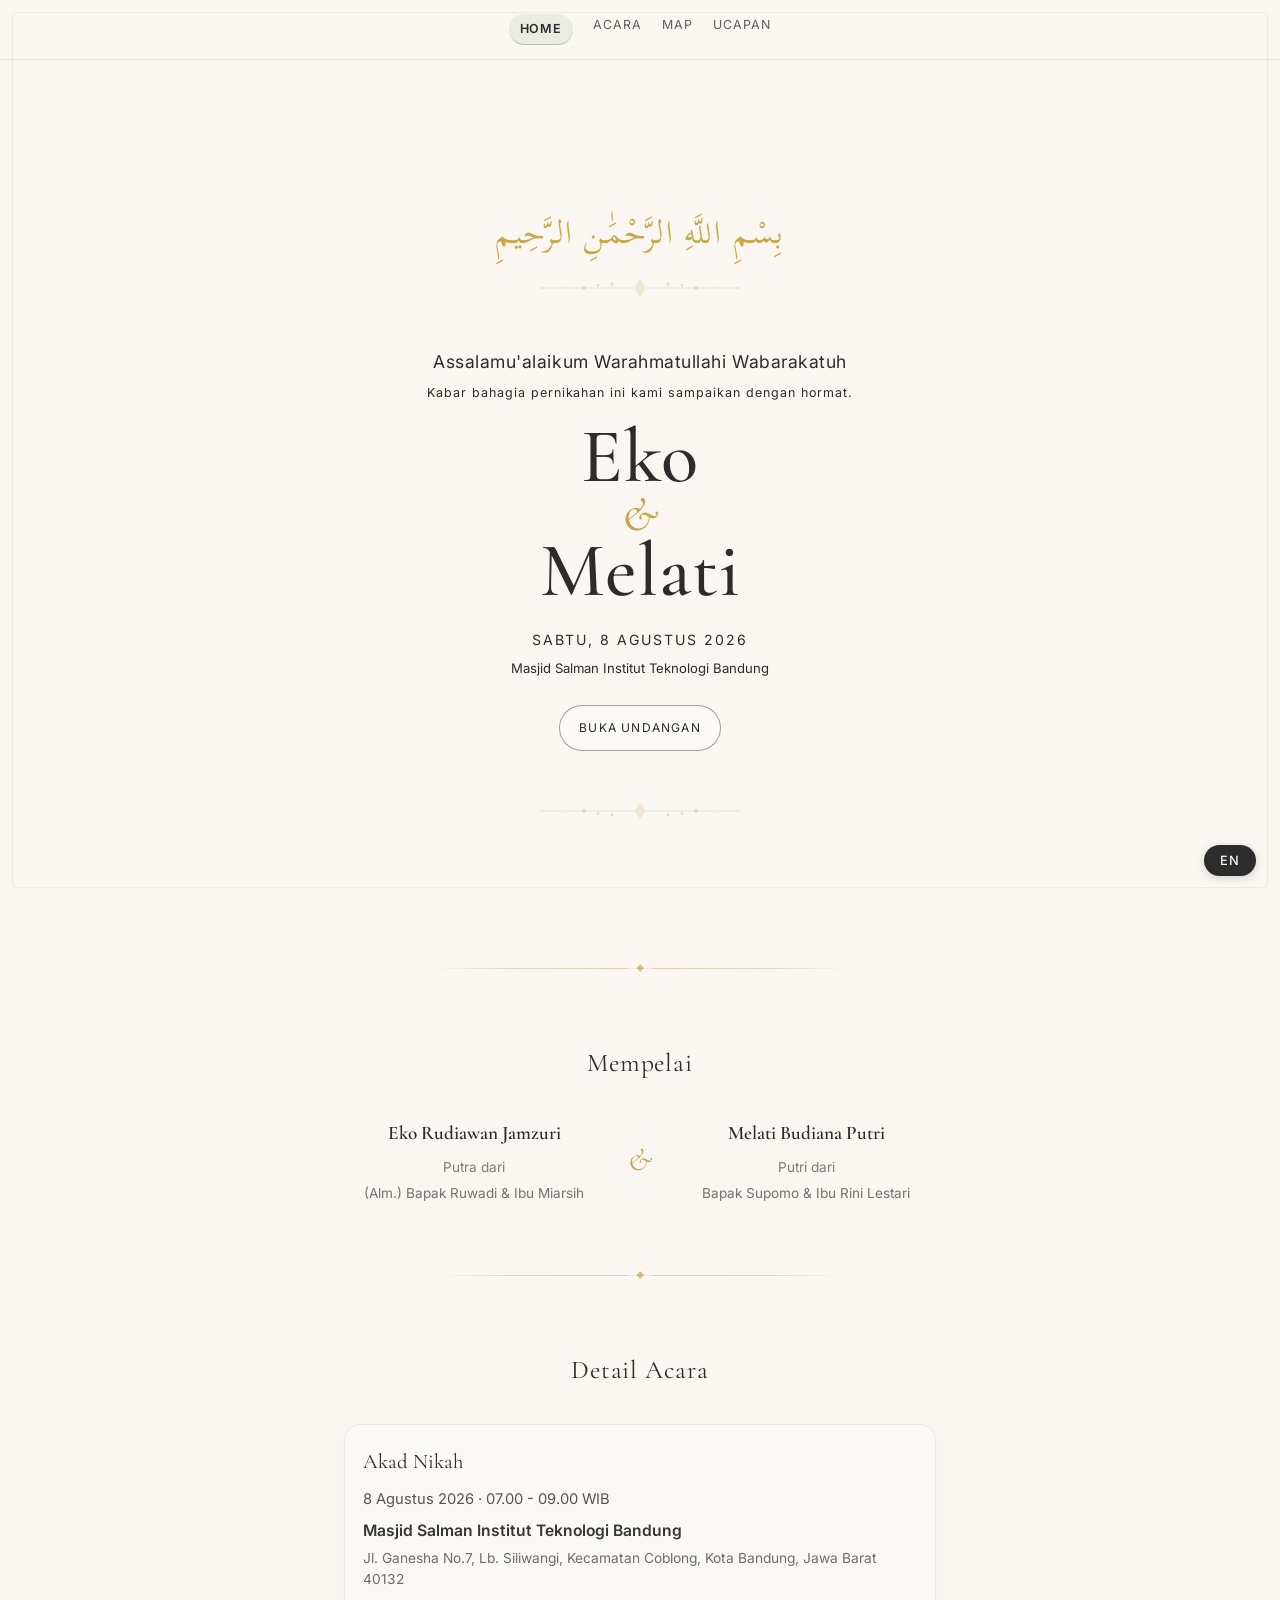
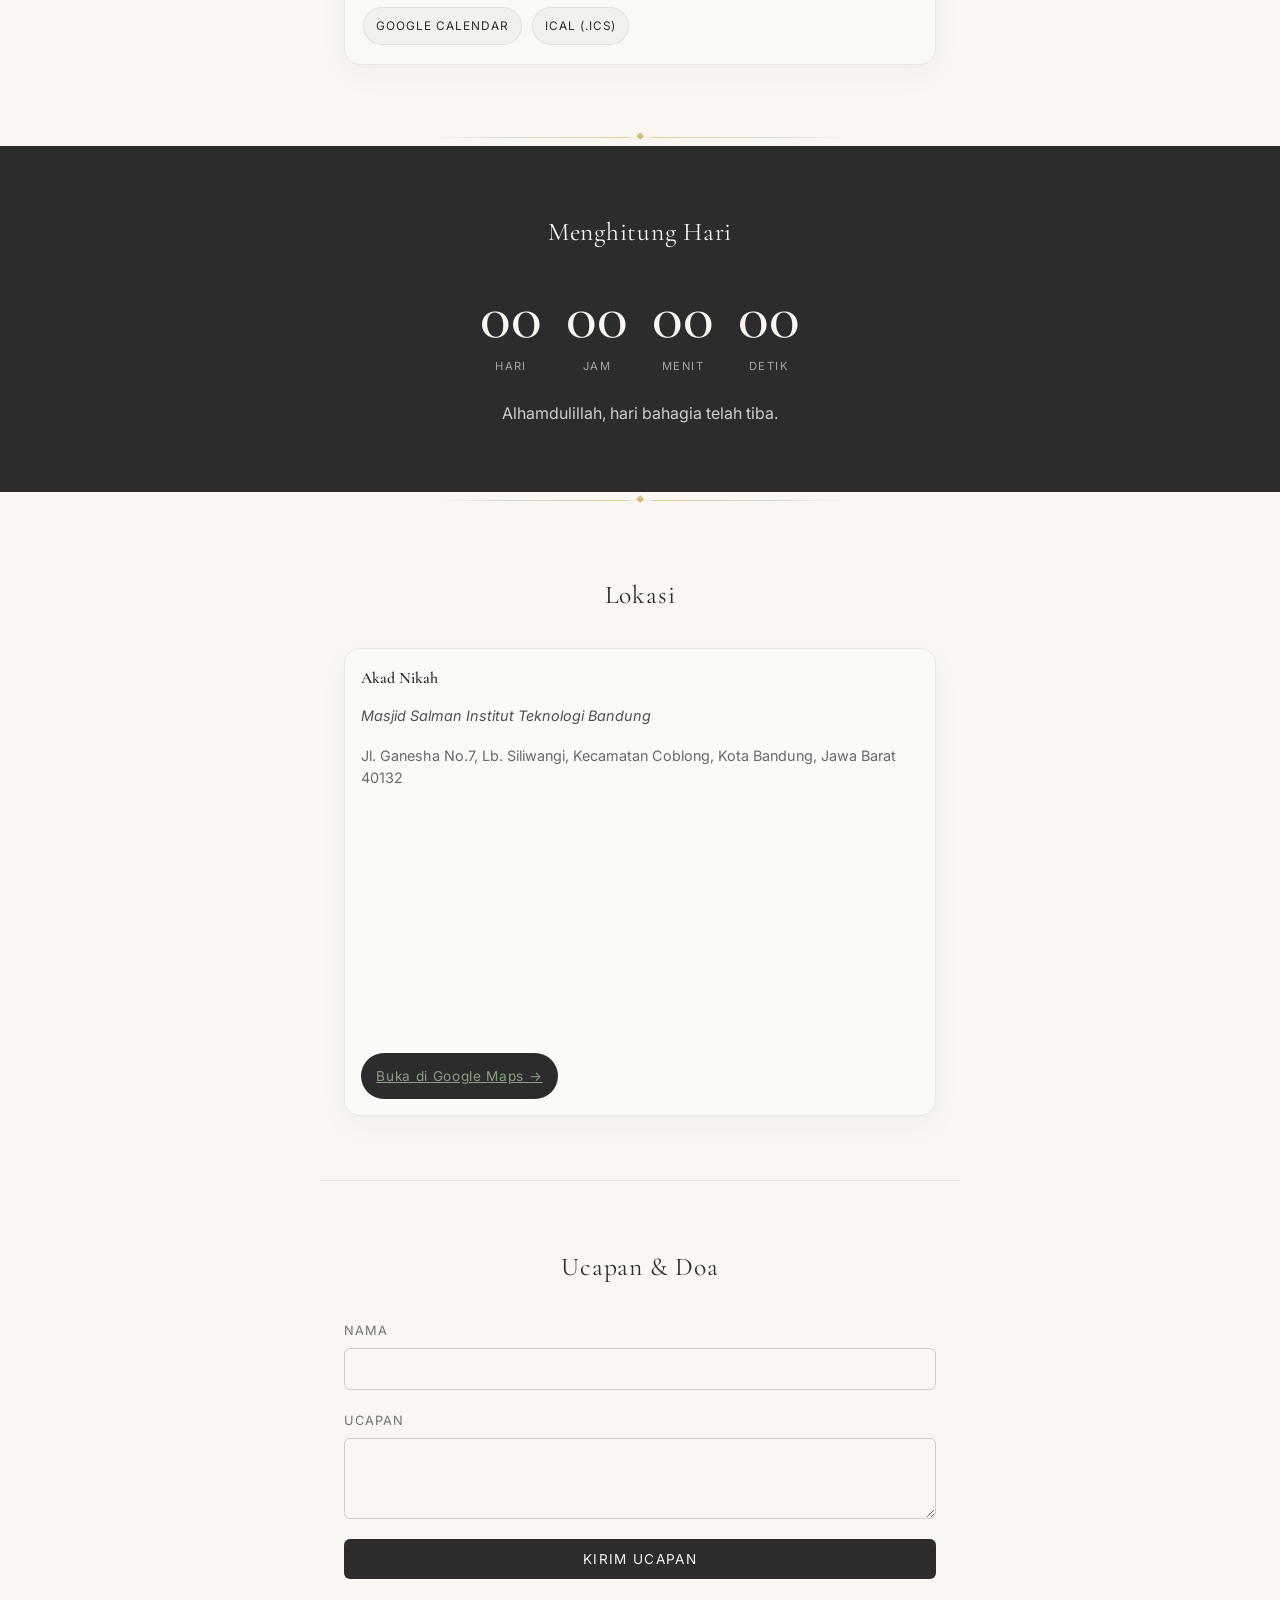
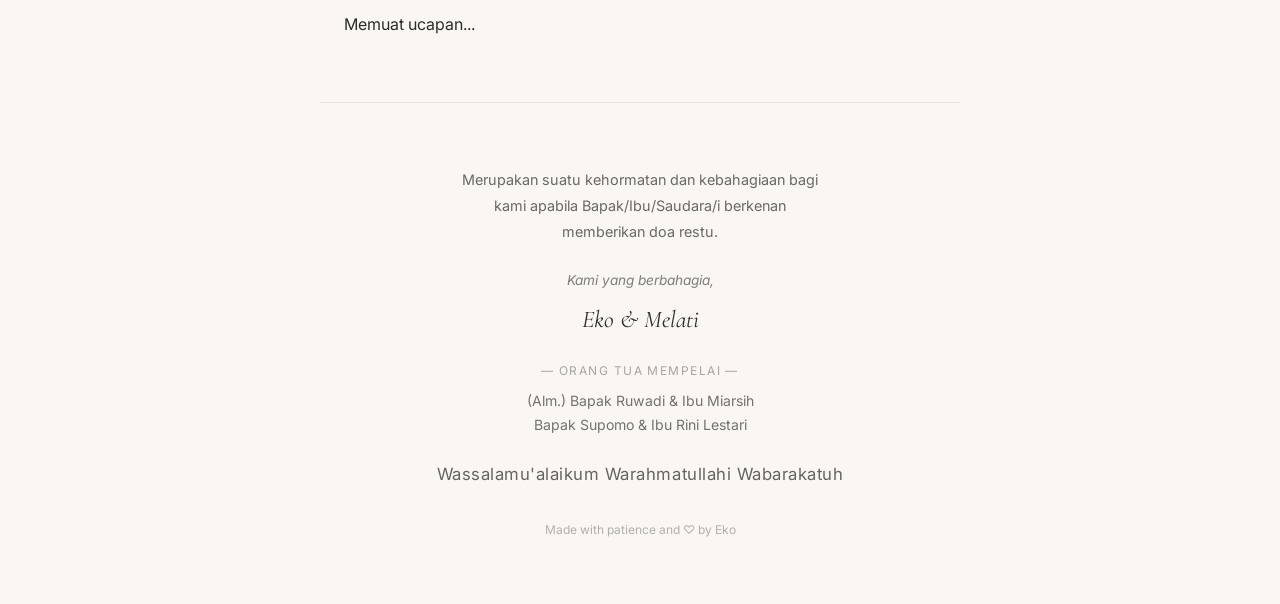
<file: index.html>
<!DOCTYPE html>
<html lang="id">
<head>
  <meta charset="UTF-8" />
  <meta name="viewport" content="width=device-width, initial-scale=1.0" />
  <meta name="description" content="Pernikahan Eko Rudiawan Jamzuri & Melati Budiana Putri — Akad Nikah, 8 Agustus 2026, Masjid Salman Institut Teknologi Bandung." />
  <title>Eko & Melati — The Wedding</title>

  <!-- Open Graph / Social -->
  <meta property="og:title" content="Eko & Melati — The Wedding" />
  <meta property="og:description" content="Pernikahan Eko Rudiawan Jamzuri & Melati Budiana Putri — Akad Nikah, 8 Agustus 2026, Masjid Salman Institut Teknologi Bandung." />
  <meta property="og:type" content="website" />
  <meta property="og:image" content="https://eko-and-melati.github.io/wedding-invitation/assets/og-image.jpg" />
  <meta property="og:image:width" content="1200" />
  <meta property="og:image:height" content="630" />
  <meta property="og:url" content="https://eko-and-melati.github.io/wedding-invitation/" />
  <meta name="twitter:card" content="summary_large_image" />
  <meta name="twitter:title" content="Eko & Melati — The Wedding" />
  <meta name="twitter:description" content="Pernikahan Eko Rudiawan Jamzuri & Melati Budiana Putri — 8 Agustus 2026, Masjid Salman ITB." />
  <meta name="twitter:image" content="https://eko-and-melati.github.io/wedding-invitation/assets/og-image.jpg" />

  <!-- Google Fonts -->
  <link rel="preconnect" href="https://fonts.googleapis.com" />
  <link rel="preconnect" href="https://fonts.gstatic.com" crossorigin />
  <link href="https://fonts.googleapis.com/css2?family=Cormorant+Garamond:wght@400;600&family=Inter:wght@300;400&family=Scheherazade+New:wght@400;700&display=swap" rel="stylesheet" />

  <link rel="stylesheet" href="style.css" />
</head>
<body>

  <!-- OPENING COVER (Invite mode only) -->
  <div id="opening-cover" class="opening-cover hidden">
    <div class="opening-inner">
      <div class="bismillah" style="font-size:clamp(1.2rem,4vw,1.8rem);margin-bottom:0.75rem">
        بِسْمِ اللَّهِ الرَّحْمَٰنِ الرَّحِيمِ
      </div>
      <div class="opening-assalamu" style="font-size:clamp(0.9rem,3vw,1.2rem);margin-bottom:1rem;opacity:0.72;line-height:1.6;font-family:var(--font-body,'Inter',sans-serif);letter-spacing:0.03em">
        Assalamu'alaikum Warahmatullahi Wabarakatuh
      </div>
      <p id="opening-to" class="opening-to hidden"></p>
      <p class="opening-invitation-text" data-i18n="cover.invitationText"></p>
      <p id="opening-couple" class="opening-couple">Eko & Melati</p>
      <p id="opening-date" class="opening-date"></p>
      <p id="opening-venue" class="opening-venue"></p>
      <button id="opening-btn" class="hero-cta" style="margin-top:2rem" data-i18n="hero.cta">Buka Undangan</button>
    </div>
  </div>

  <!-- TOP NAV -->
  <nav class="top-nav" aria-label="Section navigation">
    <a href="#hero" data-i18n="nav.home">Home</a>
    <a href="#events" data-i18n="nav.events">Acara</a>
    <a href="#maps" data-i18n="nav.maps">Map</a>
    <a href="#rsvp" data-i18n="nav.rsvp" class="nav-invite-only">RSVP</a>
    <a href="#wishes" data-i18n="nav.wishes">Ucapan</a>
  </nav>

  <!-- LANGUAGE TOGGLE (sticky) -->
  <button id="lang-toggle" class="lang-toggle" aria-label="Switch language">
    <span id="lang-label">EN</span>
  </button>

  <!-- HERO SECTION -->
  <section id="hero" class="section section-hero">
    <div class="bismillah hero-fade" style="--order:0">
      بِسْمِ اللَّهِ الرَّحْمَٰنِ الرَّحِيمِ
    </div>
    <div class="ornament ornament-top hero-fade" style="--order:0">
      <img src="assets/ornament-top.svg" alt="" aria-hidden="true" />
    </div>
    <div class="hero-assalamu hero-fade" style="--order:0">
      Assalamu'alaikum Warahmatullahi Wabarakatuh
    </div>
    <p id="hero-to" class="hero-to hidden hero-fade" style="--order:0"></p>
    <p class="hero-label hero-fade" style="--order:1">
      <span data-i18n="hero.invitationText"></span>
    </p>
    <h1 class="hero-names hero-fade" style="--order:2">
      <span id="groom-name"></span>
      <span class="hero-ampersand">&amp;</span>
      <span id="bride-name"></span>
    </h1>
    <p id="hero-date" class="hero-date hero-fade" style="--order:3"></p>
    <p id="hero-city" class="hero-city hero-fade" style="--order:3"></p>
    <div class="hero-actions hero-fade" style="--order:4">
      <a href="#couple" class="hero-cta" data-i18n="hero.cta">Buka Undangan</a>
    </div>
    <div class="ornament ornament-bottom hero-fade" style="--order:4">
      <img src="assets/ornament-bottom.svg" alt="" aria-hidden="true" />
    </div>
  </section>

  <div class="section-divider" aria-hidden="true"><span></span></div>

  <!-- COUPLE SECTION -->
  <section id="couple" class="section section-couple">
    <h2 class="section-title" data-i18n="couple.title"></h2>
    <div class="couple-grid">
      <div class="couple-card">
        <p class="couple-fullname" id="groom-fullname"></p>
        <p class="couple-prefix" id="groom-prefix"></p>
        <p class="couple-parents" id="groom-parents"></p>
      </div>
      <div class="couple-divider">&amp;</div>
      <div class="couple-card">
        <p class="couple-fullname" id="bride-fullname"></p>
        <p class="couple-prefix" id="bride-prefix"></p>
        <p class="couple-parents" id="bride-parents"></p>
      </div>
    </div>
  </section>

  <div class="section-divider" aria-hidden="true"><span></span></div>

  <!-- EVENT / TIMELINE SECTION -->
  <section id="events" class="section section-events">
    <h2 class="section-title" data-i18n="events.title"></h2>
    <div id="events-list" class="events-list"></div>
  </section>

  <div class="section-divider" aria-hidden="true"><span></span></div>

  <!-- COUNTDOWN SECTION -->
  <section id="countdown" class="section section-countdown">
    <h2 class="section-title" data-i18n="countdown.title"></h2>
    <div class="countdown-grid">
      <div class="countdown-item">
        <span id="cd-days" class="countdown-number">00</span>
        <span class="countdown-label" data-i18n="countdown.days"></span>
      </div>
      <div class="countdown-item">
        <span id="cd-hours" class="countdown-number">00</span>
        <span class="countdown-label" data-i18n="countdown.hours"></span>
      </div>
      <div class="countdown-item">
        <span id="cd-minutes" class="countdown-number">00</span>
        <span class="countdown-label" data-i18n="countdown.minutes"></span>
      </div>
      <div class="countdown-item">
        <span id="cd-seconds" class="countdown-number">00</span>
        <span class="countdown-label" data-i18n="countdown.seconds"></span>
      </div>
    </div>
    <p id="countdown-passed" class="countdown-passed hidden" data-i18n="countdown.passed"></p>
  </section>

  <div class="section-divider" aria-hidden="true"><span></span></div>

  <!-- MAPS SECTION -->
  <section id="maps" class="section section-maps">
    <h2 class="section-title" data-i18n="maps.title"></h2>
    <div id="maps-list" class="maps-list"></div>
  </section>

  <!-- RSVP SECTION (Invitation Mode only) -->
  <section id="rsvp" class="section section-rsvp hidden">
    <h2 class="section-title" data-i18n="rsvp.title"></h2>
    <div id="rsvp-deadline" class="form-feedback" style="margin-bottom:1rem;text-align:center;font-size:0.9rem"></div>
    <div id="rsvp-closed" class="rsvp-closed hidden">
      <p data-i18n="rsvp.closed"></p>
    </div>
    <form id="rsvp-form" class="form" novalidate>
      <div class="form-group">
        <label for="rsvp-name" data-i18n="rsvp.name"></label>
        <input type="text" id="rsvp-name" name="name" required autocomplete="name" />
      </div>
      <div class="form-group">
        <label data-i18n="rsvp.attendance"></label>
        <div class="toggle-group">
          <button type="button" id="btn-attend" class="toggle-btn active" data-i18n="rsvp.attending"></button>
          <button type="button" id="btn-not-attend" class="toggle-btn" data-i18n="rsvp.notAttending"></button>
        </div>
        <input type="hidden" id="rsvp-attendance" value="attending" />
      </div>
      <div class="form-group" id="party-size-group">
        <label for="rsvp-party-size" data-i18n="rsvp.partySize"></label>
        <div class="stepper">
          <button type="button" id="party-minus" class="stepper-btn">&#8722;</button>
          <span id="party-count">1</span>
          <button type="button" id="party-plus" class="stepper-btn">+</button>
        </div>
        <input type="hidden" id="rsvp-party-size" value="1" />
      </div>

      <button type="submit" id="rsvp-submit" class="btn-primary" data-i18n="rsvp.submit"></button>
      <p id="rsvp-feedback" class="form-feedback hidden"></p>
    </form>

    <!-- RSVP Status Card — shown after successful submit -->
    <div id="rsvp-status" class="rsvp-status hidden">
      <div class="rsvp-status-icon">✅</div>
      <p class="rsvp-status-text" id="rsvp-status-text"></p>
      <button type="button" id="rsvp-edit-btn" class="btn-secondary" data-i18n="rsvp.editBtn"></button>
    </div>
  </section>

  <!-- GUEST WISH SECTION -->
  <section id="wishes" class="section section-wishes">
    <h2 class="section-title" data-i18n="wishes.title"></h2>
    <form id="wish-form" class="form" novalidate>
      <div class="form-group">
        <label for="wish-name" data-i18n="wishes.name"></label>
        <input type="text" id="wish-name" name="name" required autocomplete="name" />
      </div>
      <div class="form-group">
        <label for="wish-message" data-i18n="wishes.message"></label>
        <textarea id="wish-message" name="message" rows="3" required></textarea>
      </div>
      <button type="submit" id="wish-submit" class="btn-primary" data-i18n="wishes.submit"></button>
      <p id="wish-feedback" class="form-feedback hidden"></p>
    </form>
    <div id="wishes-list" class="wishes-list">
      <p id="wishes-loading" data-i18n="wishes.loading"></p>
    </div>
  </section>

  <!-- CLOSING SECTION -->
  <section id="closing" class="section section-closing">
    <p class="closing-text" data-i18n="closing.text"></p>
    <p class="closing-hormat" data-i18n="closing.hormat"></p>
    <p class="closing-names">
      <span id="closing-groom"></span> &amp; <span id="closing-bride"></span>
    </p>
    <p class="closing-parents-label" data-i18n="closing.parentsLabel"></p>
    <p class="closing-parents" id="closing-parents-text"></p>
    <div class="closing-wassalamu">
      Wassalamu'alaikum Warahmatullahi Wabarakatuh
    </div>
    <p class="closing-footer">Made with patience and &#9825; by Eko</p>
  </section>

  <!-- Scripts -->
  <script src="config.js"></script>
  <script src="i18n.js"></script>
  <script src="script.js"></script>

</body>
</html>
</file>
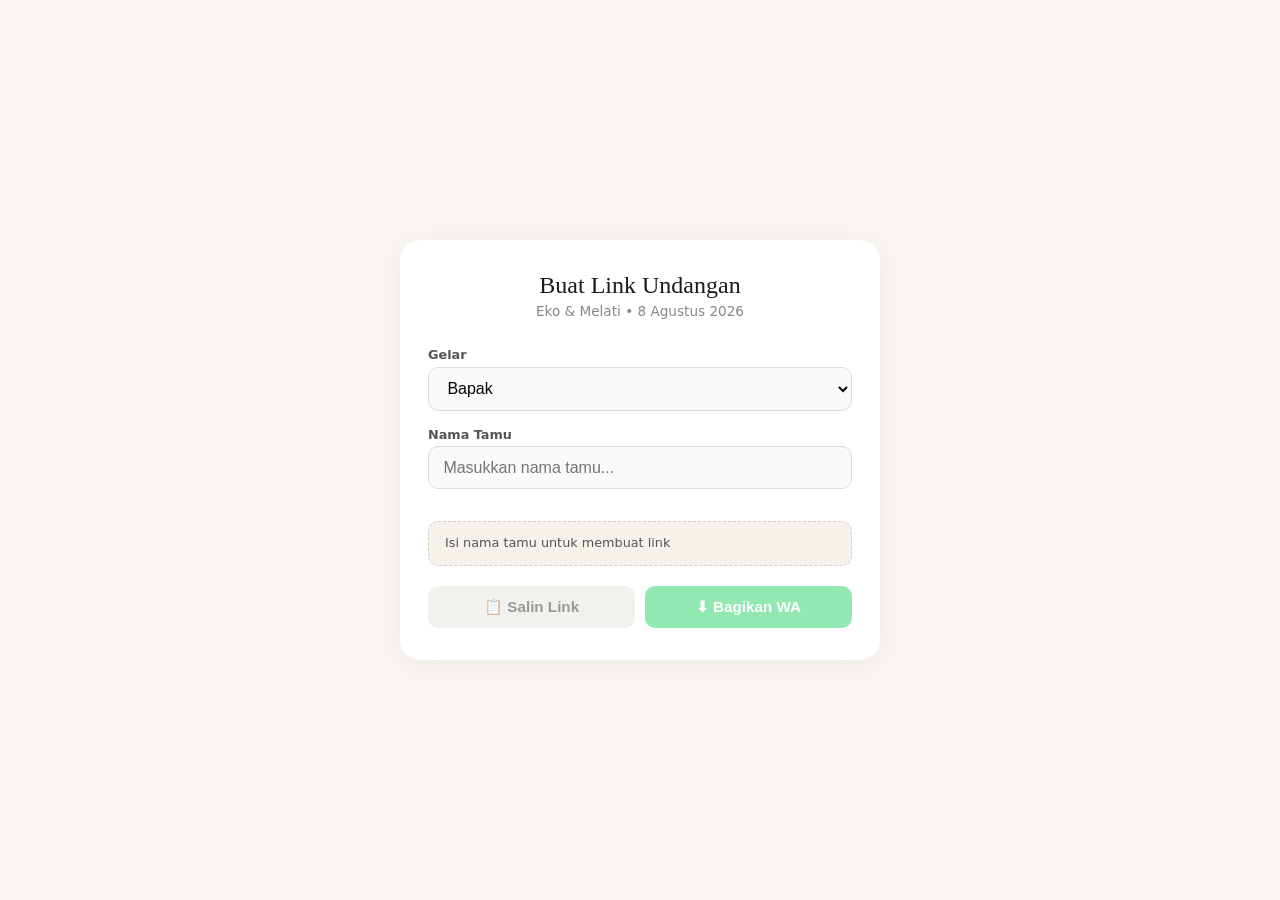
<file: generate.html>
<!DOCTYPE html>
<html lang="id">
<head>
  <meta charset="UTF-8" />
  <meta name="viewport" content="width=device-width, initial-scale=1.0" />
  <title>Buat Link Undangan — Eko & Melati</title>
  <style>
    * { margin: 0; padding: 0; box-sizing: border-box; }
    body {
      font-family: system-ui, -apple-system, sans-serif;
      background: #faf7f2;
      color: #2c2c2c;
      display: flex;
      justify-content: center;
      align-items: center;
      min-height: 100vh;
      padding: 1.5rem;
    }
    .card {
      background: #fff;
      max-width: 480px;
      width: 100%;
      border-radius: 20px;
      padding: 2rem 1.75rem;
      box-shadow: 0 4px 32px rgba(0,0,0,0.06);
      text-align: center;
    }
    .card h1 {
      font-family: "Georgia", serif;
      font-size: 1.5rem;
      font-weight: 400;
      color: #1a1a1a;
      margin-bottom: 0.25rem;
    }
    .card .sub {
      font-size: 0.85rem;
      color: #888;
      margin-bottom: 1.75rem;
    }
    .card label {
      display: block;
      text-align: left;
      font-size: 0.8rem;
      font-weight: 600;
      color: #555;
      margin-bottom: 0.3rem;
    }
    .card input,
    .card select {
      width: 100%;
      padding: 0.7rem 0.9rem;
      font-size: 1rem;
      border: 1.5px solid #e0ddd8;
      border-radius: 10px;
      background: #fafaf8;
      outline: none;
      transition: border-color 0.2s;
      margin-bottom: 1rem;
    }
    .card input:focus,
    .card select:focus {
      border-color: #c4a882;
      background: #fff;
    }
    .url-box {
      background: #f5f2ec;
      border-radius: 10px;
      padding: 0.8rem 1rem;
      font-size: 0.8rem;
      word-break: break-all;
      text-align: left;
      color: #555;
      margin: 1rem 0 1.25rem;
      border: 1px dashed #d5d0c8;
      min-height: 2.8rem;
    }
    .btn-row {
      display: flex;
      gap: 0.6rem;
    }
    .btn-row button {
      flex: 1;
      padding: 0.75rem 0;
      font-size: 0.95rem;
      font-weight: 600;
      border: none;
      border-radius: 10px;
      cursor: pointer;
      transition: transform 0.15s, box-shadow 0.15s;
    }
    .btn-row button:active { transform: scale(0.97); }
    .btn-copy {
      background: #e8e4dc;
      color: #333;
    }
    .btn-copy:hover { background: #ddd8ce; }
    .btn-copy.copied {
      background: #4caf50;
      color: #fff;
    }
    .btn-wa {
      background: #25D366;
      color: #fff;
    }
    .btn-wa:hover { box-shadow: 0 2px 12px rgba(37,211,102,0.4); }
    .text-preview {
      display: none;
      margin-top: 1.25rem;
      background: #f5f2ec;
      border: 1px dashed #d5d0c8;
      border-radius: 10px;
      padding: 1rem;
      text-align: left;
      font-size: 0.82rem;
      color: #444;
      line-height: 1.7;
      white-space: pre-wrap;
      word-break: break-word;
    }
    .btn-copy-text {
      display: none;
      width: 100%;
      margin-top: 0.6rem;
      padding: 0.65rem;
      font-size: 0.9rem;
      font-weight: 600;
      border: none;
      border-radius: 10px;
      background: #e8e4dc;
      color: #333;
      cursor: pointer;
      transition: background 0.15s;
    }
    .btn-copy-text:hover { background: #ddd8ce; }
    .btn-copy-text.copied { background: #4caf50; color: #fff; }
    .saved-list {
      margin-top: 1.75rem;
      text-align: left;
      border-top: 1px solid #eee;
      padding-top: 1.25rem;
    }
    .saved-list h3 {
      font-size: 0.85rem;
      font-weight: 600;
      color: #666;
      margin-bottom: 0.75rem;
    }
    .saved-list .item {
      display: flex;
      justify-content: space-between;
      align-items: center;
      padding: 0.5rem 0;
      border-bottom: 1px solid #f0eee8;
      font-size: 0.85rem;
    }
    .saved-list .item .name { font-weight: 500; }
    .saved-list .item .actions {
      display: flex;
      gap: 0.4rem;
    }
    .saved-list .item .actions button {
      background: none;
      border: 1px solid #ddd;
      border-radius: 6px;
      padding: 0.25rem 0.5rem;
      font-size: 0.75rem;
      cursor: pointer;
      color: #666;
    }
    .saved-list .item .actions button:hover {
      background: #f5f2ec;
    }
    .saved-list .clear-btn {
      display: block;
      width: 100%;
      margin-top: 0.75rem;
      padding: 0.5rem;
      background: none;
      border: 1px solid #e0ddd8;
      border-radius: 8px;
      font-size: 0.8rem;
      color: #999;
      cursor: pointer;
    }
    .saved-list .clear-btn:hover { color: #e74c3c; border-color: #e74c3c; }
    .toast-gen {
      position: fixed;
      bottom: 2rem;
      left: 50%;
      transform: translateX(-50%);
      background: #333;
      color: #fff;
      padding: 0.6rem 1.2rem;
      border-radius: 20px;
      font-size: 0.85rem;
      opacity: 0;
      transition: opacity 0.3s;
      pointer-events: none;
    }
    .toast-gen.show { opacity: 1; }
  </style>
</head>
<body>
  <div class="card">
    <h1>Buat Link Undangan</h1>
    <p class="sub">Eko &amp; Melati • 8 Agustus 2026</p>

    <label for="title">Gelar</label>
    <select id="title">
      <option value="Bapak">Bapak</option>
      <option value="Ibu">Ibu</option>
      <option value="Bapak/Ibu">Bapak/Ibu</option>
      <option value="Saudara">Saudara</option>
      <option value="Saudari">Saudari</option>
      <option value="">(tanpa gelar)</option>
    </select>

    <label for="name">Nama Tamu</label>
    <input type="text" id="name" placeholder="Masukkan nama tamu..." autocomplete="off" />

    <div class="url-box" id="urlDisplay">Isi nama tamu untuk membuat link</div>

    <div class="btn-row">
      <button class="btn-copy" id="btnCopy" onclick="copyLink()">📋 Salin Link</button>
      <button class="btn-wa" id="btnWA" onclick="shareWA()">⬇ Bagikan WA</button>
    </div>

    <div class="text-preview" id="textPreview"></div>
    <button class="btn-copy-text" id="btnCopyText" onclick="copyText()">📋 Salin Teks WA</button>

    <div class="saved-list" id="savedSection" style="display:none">
      <h3>🕓 Riwayat</h3>
      <div id="savedList"></div>
      <button class="clear-btn" onclick="clearAll()">Hapus semua riwayat</button>
    </div>
  </div>

  <div class="toast-gen" id="toastGen"></div>

  <script>
    const BASE = "https://ekomelwedding.site/";

    const titleEl = document.getElementById("title");
    const nameEl = document.getElementById("name");
    const urlDisplay = document.getElementById("urlDisplay");
    const btnCopy = document.getElementById("btnCopy");
    const btnWA = document.getElementById("btnWA");
    const savedSection = document.getElementById("savedSection");
    const savedList = document.getElementById("savedList");
    const toast = document.getElementById("toastGen");

    function showToast(msg) {
      toast.textContent = msg;
      toast.classList.add("show");
      clearTimeout(toast._t);
      toast._t = setTimeout(() => toast.classList.remove("show"), 2500);
    }

    function buildURL() {
      const title = titleEl.value.trim();
      const name = nameEl.value.trim();
      if (!name) {
        urlDisplay.textContent = "Isi nama tamu untuk membuat link";
        btnCopy.disabled = true;
        btnWA.disabled = true;
        btnCopy.style.opacity = "0.5";
        btnWA.style.opacity = "0.5";
        return "";
      }
      btnCopy.disabled = false;
      btnWA.disabled = false;
      btnCopy.style.opacity = "1";
      btnWA.style.opacity = "1";

      let url = BASE;
      const params = [];
      const nameEnc = encodeURIComponent(name);
      params.push("to=" + nameEnc);
      if (title) params.push("title=" + encodeURIComponent(title));
      url += "?" + params.join("&");
      urlDisplay.textContent = url;
      // Update text preview
      const preview = document.getElementById("textPreview");
      const btnCopyText = document.getElementById("btnCopyText");
      const waText = buildWAText(title, name, url);
      preview.textContent = waText;
      preview.style.display = "block";
      btnCopyText.style.display = "block";
      return url;
    }

    titleEl.addEventListener("change", () => { buildURL(); });
    nameEl.addEventListener("input", () => { buildURL(); });

    function copyLink() {
      const url = buildURL();
      if (!url) return;
      if (navigator.clipboard && navigator.clipboard.writeText) {
        navigator.clipboard.writeText(url).then(() => {
          btnCopy.textContent = "✅ Tersalin!";
          btnCopy.classList.add("copied");
          showToast("Link tersalin! ✓");
          saveToHistory(titleEl.value.trim(), nameEl.value.trim(), url);
          setTimeout(() => {
            btnCopy.textContent = "📋 Salin Link";
            btnCopy.classList.remove("copied");
          }, 2000);
        }).catch(() => fallbackCopy(url));
      } else {
        fallbackCopy(url);
      }
    }

    function fallbackCopy(url) {
      urlDisplay.textContent = url;
      const range = document.createRange();
      range.selectNodeContents(urlDisplay);
      const sel = window.getSelection();
      sel.removeAllRanges();
      sel.addRange(range);
      document.execCommand("copy");
      sel.removeAllRanges();
      btnCopy.textContent = "✅ Tersalin!";
      btnCopy.classList.add("copied");
      showToast("Link tersalin! ✓");
      saveToHistory(titleEl.value.trim(), nameEl.value.trim(), url);
      setTimeout(() => {
        btnCopy.textContent = "📋 Salin Link";
        btnCopy.classList.remove("copied");
      }, 2000);
    }

    function buildWAText(title, name, url) {
      const to = title ? `${title} ${name}` : name;
      return `Assalamu'alaikum Warahmatullah Wabarakatuh

Kepada Yth. Bapak/Ibu/Saudara/i:
*${to}*

Tanpa mengurangi rasa hormat, perkenankan kami mengundang Bapak/Ibu/Saudara/i, teman dan sahabat kami, untuk menghadiri acara pernikahan kami:

*Eko Rudiawan Jamzuri & Melati Budiana Putri*

Insya Allah akan dilaksanakan pada:
📆 Sabtu, 8 Agustus 2026
⏰ 07.00 - 09.00 WIB
📌 Masjid Salman Institut Teknologi Bandung

Berikut link undangan pernikahan kami:

${url}

Merupakan suatu kebahagiaan bagi kami apabila Bapak/Ibu/Saudara/i berkenan untuk hadir dan memberikan doa restu pada acara pernikahan kami.

Terimakasih

Wassalamu'alaikum Warahmatullah Wabarakatuh

Hormat kami,
*Eko & Melati*

Orang Tua Mempelai
(Alm.) Bapak Ruwadi & Ibu Miarsih
Bapak Supomo & Ibu Rini Lestari`;
    }

    function copyText() {
      const preview = document.getElementById("textPreview");
      const btn = document.getElementById("btnCopyText");
      const text = preview.textContent;
      if (!text) return;
      if (navigator.clipboard && navigator.clipboard.writeText) {
        navigator.clipboard.writeText(text).then(() => {
          btn.textContent = "✅ Teks Tersalin!";
          btn.classList.add("copied");
          showToast("Teks WA tersalin! ✓");
          setTimeout(() => {
            btn.textContent = "📋 Salin Teks WA";
            btn.classList.remove("copied");
          }, 2000);
        });
      } else {
        const range = document.createRange();
        range.selectNodeContents(preview);
        const sel = window.getSelection();
        sel.removeAllRanges();
        sel.addRange(range);
        document.execCommand("copy");
        sel.removeAllRanges();
        btn.textContent = "✅ Teks Tersalin!";
        btn.classList.add("copied");
        showToast("Teks WA tersalin! ✓");
        setTimeout(() => {
          btn.textContent = "📋 Salin Teks WA";
          btn.classList.remove("copied");
        }, 2000);
      }
    }

    function shareWA() {
      const url = buildURL();
      if (!url) return;
      const title = titleEl.value.trim();
      const name = nameEl.value.trim();
      const text = buildWAText(title, name, url);
      const waUrl = `https://wa.me/?text=${encodeURIComponent(text)}`;
      saveToHistory(title, name, url);
      window.open(waUrl, "_blank");
    }

    function saveToHistory(title, name, url) {
      let history = JSON.parse(localStorage.getItem("gen_history") || "[]");
      const entry = { title, name, url, time: new Date().toISOString() };
      history = [entry, ...history.filter(h => h.name !== name || h.title !== title)].slice(0, 50);
      localStorage.setItem("gen_history", JSON.stringify(history));
      renderHistory();
    }

    function renderHistory() {
      const history = JSON.parse(localStorage.getItem("gen_history") || "[]");
      if (history.length === 0) {
        savedSection.style.display = "none";
        return;
      }
      savedSection.style.display = "block";
      savedList.innerHTML = history.map((h, i) => {
        const label = h.title ? h.title + " " + h.name : h.name;
        return `<div class="item">
          <span class="name">${escHtml(label)}</span>
          <span class="actions">
            <button onclick="waFromHistory(${i})" title="Share WA">⬇</button>
            <button onclick="copyFromHistory(${i})" title="Salin link">📋</button>
            <button onclick="deleteFromHistory(${i})" title="Hapus">✕</button>
          </span>
        </div>`;
      }).join("");
    }

    function escHtml(s) {
      const d = document.createElement("div");
      d.textContent = s;
      return d.innerHTML;
    }

    function waFromHistory(i) {
      const h = JSON.parse(localStorage.getItem("gen_history") || "[]")[i];
      if (!h) return;
      const text = buildWAText(h.title, h.name, h.url);
      window.open("https://wa.me/?text=" + encodeURIComponent(text), "_blank");
    }

    function copyFromHistory(i) {
      const h = JSON.parse(localStorage.getItem("gen_history") || "[]")[i];
      if (!h) return;
      if (navigator.clipboard && navigator.clipboard.writeText) {
        navigator.clipboard.writeText(h.url).then(() => showToast("Link tersalin! ✓"));
      } else {
        urlDisplay.textContent = h.url;
        const range = document.createRange();
        range.selectNodeContents(urlDisplay);
        const sel = window.getSelection();
        sel.removeAllRanges();
        sel.addRange(range);
        document.execCommand("copy");
        showToast("Link tersalin! ✓");
      }
    }

    function deleteFromHistory(i) {
      let history = JSON.parse(localStorage.getItem("gen_history") || "[]");
      history.splice(i, 1);
      localStorage.setItem("gen_history", JSON.stringify(history));
      renderHistory();
    }

    function clearAll() {
      if (!confirm("Hapus semua riwayat?")) return;
      localStorage.removeItem("gen_history");
      renderHistory();
    }

    // init
    renderHistory();
    buildURL();
  </script>
</body>
</html>
</file>
<file: style.css>
/* =====================
   Bismillah
   ===================== */
.bismillah {
  font-family: 'Scheherazade New', 'Amiri', serif;
  font-size: clamp(1.4rem, 5vw, 2rem);
  color: var(--accent2);
  opacity: 0.82;
  margin-bottom: 1rem;
  letter-spacing: 0.04em;
  line-height: 1.6;
  direction: rtl;
}

.hero-assalamu {
  font-family: var(--font-body, 'Inter', sans-serif);
  font-size: clamp(0.85rem, 2.5vw, 1.1rem);
  margin-bottom: 0.5rem;
  opacity: 0.72;
  line-height: 1.6;
  letter-spacing: 0.03em;
}

/* =====================
   Hero Fade-in
   ===================== */
.hero-fade {
  opacity: 0;
}
.hero-reveal {
  animation: heroFadeIn 0.6s ease-out forwards;
  animation-delay: calc(var(--order, 0) * 0.25s);
}

@keyframes heroFadeIn {
  to { opacity: 1; }
}

/* =====================
   Opening Cover
   ===================== */
.opening-cover {
  position: fixed;
  inset: 0;
  z-index: 100;
  display: flex;
  align-items: center;
  justify-content: center;
  background: var(--bg);
  transition: opacity 0.5s ease-out, visibility 0.5s ease-out;
}

.opening-cover.fade-out {
  opacity: 0;
  visibility: hidden;
  pointer-events: none;
}

.opening-inner {
  text-align: center;
  padding: 2rem;
}

.opening-invitation-text {
  font-family: var(--font-heading);
  font-size: clamp(1rem, 3.5vw, 1.3rem);
  line-height: 1.7;
  opacity: 0.8;
  max-width: 480px;
  margin: 0.75rem auto 0;
}

.opening-to {
  font-size: 0.88rem;
  letter-spacing: 0.06em;
  opacity: 0;
  animation: heroFadeIn 0.5s ease-out 0.3s forwards;
  margin-bottom: 0.75rem;
  line-height: 1.6;
}

.opening-to-name {
  font-weight: 600;
  color: var(--text);
}

.opening-couple {
  font-family: var(--font-heading, 'Cormorant Garamond', serif);
  font-size: clamp(1.2rem, 4.5vw, 2rem);
  font-weight: 600;
  margin: 0.75rem 0 0.25rem;
  opacity: 0;
  animation: heroFadeIn 0.5s ease-out 0.4s forwards;
}

.opening-date, .opening-venue {
  font-size: 0.8rem;
  letter-spacing: 0.05em;
  opacity: 0;
  animation: heroFadeIn 0.5s ease-out 0.5s forwards;
  margin-bottom: 0.15rem;
  line-height: 1.5;
}

.opening-venue {
  font-size: 0.75rem;
  opacity: 0.7;
}

/* =====================
   Section Divider
   ===================== */
.section-divider {
  display: flex;
  align-items: center;
  justify-content: center;
  padding: 0.5rem 2rem;
  margin: 0 auto;
  max-width: 480px;
}

.section-divider span {
  position: relative;
  display: block;
  width: 100%;
  height: 1px;
  background: linear-gradient(
    to right,
    transparent,
    rgba(138,158,133,0.35) 20%,
    rgba(201,168,76,0.5) 50%,
    rgba(138,158,133,0.35) 80%,
    transparent
  );
}

.section-divider span::before {
  content: "◆";
  position: absolute;
  top: 50%;
  left: 50%;
  transform: translate(-50%, -50%);
  background: var(--bg);
  color: var(--accent2);
  font-size: 0.5rem;
  padding: 0 0.5rem;
  opacity: 0.7;
}

/* =====================
   CSS Variables
   ===================== */
:root {
  --bg: #FBF8F3;
  --text: #2C2C2C;
  --accent: #7D9478;
  --accent2: #C9A84C;
  --font-heading: 'Cormorant Garamond', Georgia, serif;
  --font-body: 'Inter', system-ui, sans-serif;
  --max-width: 640px;
  --section-pad: 4rem 1.5rem;
}

/* =====================
   Reset & Base
   ===================== */
*, *::before, *::after { box-sizing: border-box; margin: 0; padding: 0; }

html { scroll-behavior: smooth; scroll-padding-top: 72px; }

section, .section { scroll-margin-top: 72px; }

.top-nav { touch-action: pan-x; }

.top-nav::-webkit-scrollbar { display: none; }
.top-nav { scrollbar-width: none; }

.top-nav a { user-select: none; }

.top-nav a:focus-visible,
.lang-toggle:focus-visible,
.btn-primary:focus-visible,
.toggle-btn:focus-visible,
.stepper-btn:focus-visible,
.event-calendar-btn:focus-visible,
.map-link:focus-visible {
  outline: 2px solid var(--accent2);
  outline-offset: 2px;
}

html { scroll-behavior: smooth; }

body {
  background: var(--bg);
  color: var(--text);
  font-family: var(--font-body);
  font-size: 16px;
  line-height: 1.7;
  -webkit-font-smoothing: antialiased;
}

img { max-width: 100%; display: block; }
a { color: inherit; }
textarea, input { font-family: inherit; font-size: inherit; }

/* =====================
   Utilities
   ===================== */
.hidden { display: none !important; }

.top-nav {
  position: sticky;
  top: 0;
  z-index: 90;
  display: flex;
  justify-content: center;
  gap: 0.75rem;
  overflow-x: auto;
  white-space: nowrap;
  padding: 0.75rem 1rem;
  background: rgba(250, 247, 242, 0.92);
  backdrop-filter: blur(8px);
  border-bottom: 1px solid rgba(44,44,44,0.08);
}

.top-nav a {
  flex: 0 0 auto;
  font-size: 0.78rem;
  text-transform: uppercase;
  letter-spacing: 0.08em;
  text-decoration: none;
  color: var(--text);
  opacity: 0.75;
  transition: opacity 0.2s ease, color 0.2s ease, background 0.2s ease;
}

.top-nav a:hover { opacity: 1; }

.top-nav a.active {
  opacity: 1;
  font-weight: 600;
  color: var(--text);
  background: rgba(138, 158, 133, 0.14);
  border-bottom: 1px solid rgba(138, 158, 133, 0.55);
  border-radius: 999px;
  padding: 0.25rem 0.65rem;
}

.nav-invite-only { display: none; }

@media print {
  .top-nav,
  .lang-toggle,
  .hero-actions,
  .hero-cta,
  .event-calendar-links,
  .map-link,
  .form,
  .btn-primary,
  .stepper,
  .stepper-btn,
  .toggle-group,
  .toggle-btn {
    display: none !important;
  }
  body { background: #fff !important; }
  .section-hero { background: #fff !important; }
  .hero-to, .hero-label, .hero-date, .hero-city { color: #222 !important; opacity: 1 !important; }
  .wish-card { background: #f9f9f9 !important; box-shadow: none !important; border: 1px solid #ddd !important; }
  .event-card, .map-card { background: #f9f9f9 !important; box-shadow: none !important; border: 1px solid #ddd !important; }
  .section-divider span { background: #ccc !important; }
  .section { page-break-inside: avoid; }
}

@media (min-width: 769px) {
  .top-nav {
    gap: 1.25rem;
    padding: 0.9rem 1.5rem;
  }
  body::before {
    content: "";
    position: fixed;
    top: 12px; left: 12px; right: 12px; bottom: 12px;
    border: 1px solid rgba(44,44,44,0.06);
    border-radius: 4px;
    pointer-events: none;
    z-index: 9999;
  }
}

@media (max-width: 480px) {
  .top-nav {
    justify-content: flex-start;
    gap: 0.55rem;
    padding: 0.65rem 0.75rem;
  }

  .top-nav a {
    font-size: 0.72rem;
  }
}

.section {
  padding: var(--section-pad);
  max-width: var(--max-width);
  margin: 0 auto;
}

.section-hidden {
  opacity: 0;
  transform: translateY(24px);
  transition: opacity 0.6s ease-out, transform 0.6s ease-out;
}

.section-visible {
  opacity: 1;
  transform: translateY(0);
}

@media (prefers-reduced-motion: reduce) {
  .section-hidden { opacity: 1; transform: none; transition: none; }
}

.section-title {
  font-family: var(--font-heading);
  font-size: 1.6rem;
  font-weight: 400;
  text-align: center;
  margin-bottom: 2rem;
  letter-spacing: 0.03em;
}

/* =====================
   Language Toggle
   ===================== */
.lang-toggle {
  position: fixed;
  bottom: 1.5rem;
  right: 1.5rem;
  z-index: 100;
  background: var(--text);
  color: var(--bg);
  border: none;
  border-radius: 2rem;
  padding: 0.5rem 1rem;
  font-family: var(--font-body);
  font-size: 0.8rem;
  font-weight: 500;
  letter-spacing: 0.08em;
  cursor: pointer;
  box-shadow: 0 2px 8px rgba(0,0,0,0.15);
  transition: opacity 0.2s;
}
.lang-toggle:hover { opacity: 0.8; }

/* =====================
   Hero Section
   ===================== */
.section-hero {
  min-height: 100svh;
  display: flex;
  flex-direction: column;
  align-items: center;
  justify-content: center;
  text-align: center;
  padding: 4rem 1.5rem 4.5rem;
  position: relative;
  max-width: 100%;
}

@media (min-width: 769px) {
  .section-hero {
    padding-top: 6.5rem;
    padding-bottom: 5.75rem;
  }
}

.ornament { width: 100%; max-width: 280px; margin: 0 auto; }
.ornament-top { margin-bottom: 2rem; }
.ornament-bottom { margin-top: 2rem; }

.hero-to {
  font-size: 0.85rem;
  letter-spacing: 0.08em;
  text-transform: uppercase;
  color: rgba(44, 44, 44, 0.66);
  margin-bottom: 0.5rem;
}

.hero-to-name {
  color: rgba(44, 44, 44, 0.9);
  font-weight: 600;
}

.hero-to-suffix {
  color: rgba(44, 44, 44, 0.62);
}

.hero-label {
  font-size: 0.78rem;
  letter-spacing: 0.08em;
  text-transform: none;
  opacity: 0.74;
  margin-bottom: 1.15rem;
  line-height: 1.5;
  text-align: center;
}

.hero-label-line {
  display: block;
}

.hero-label-line + .hero-label-line {
  margin-top: 0.15rem;
}

.hero-names {
  font-family: var(--font-heading);
  font-size: clamp(3rem, 11vw, 4.8rem);
  font-weight: 500;
  line-height: 0.95;
  display: flex;
  flex-direction: column;
  align-items: center;
  gap: 0.1rem;
  letter-spacing: 0.01em;
}

@media (min-width: 769px) {
  .hero-names {
    font-size: clamp(3.4rem, 6vw, 5.4rem);
  }
}

.hero-ampersand {
  font-style: italic;
  color: var(--accent2);
  font-size: 0.62em;
  line-height: 0.8;
}

.hero-date {
  margin-top: 1.25rem;
  font-size: 0.88rem;
  letter-spacing: 0.14em;
  text-transform: uppercase;
  opacity: 0.72;
}

.hero-city {
  font-size: 0.82rem;
  opacity: 0.5;
  margin-top: 0.3rem;
}

.hero-actions {
  margin-top: 1.6rem;
}

.hero-cta {
  display: inline-block;
  padding: 0.75rem 1.2rem;
  border: 1px solid rgba(44,44,44,0.45);
  border-radius: 999px;
  background: rgba(255,255,255,0.4);
  color: var(--text);
  font-size: 0.75rem;
  text-transform: uppercase;
  letter-spacing: 0.1em;
  text-decoration: none;
  transition: background 0.2s ease, border-color 0.2s ease;
}
}

.hero-cta:hover { background: rgba(255,255,255,0.7); }

/* =====================
   Couple Section
   ===================== */
.couple-grid {
  display: flex;
  flex-direction: column;
  align-items: center;
  gap: 1.5rem;
  text-align: center;
}

@media (min-width: 769px) {
  .couple-grid {
    display: grid;
    grid-template-columns: 1fr auto 1fr;
    align-items: center;
    gap: 1.5rem;
    text-align: center;
  }
}

.couple-fullname {
  font-family: var(--font-heading);
  font-size: 1.2rem;
  font-weight: 600;
  margin-bottom: 0.4rem;
}

.couple-prefix {
  font-size: 0.85rem;
  opacity: 0.6;
  margin-bottom: 0.25rem;
}

.couple-parents {
  font-size: 0.85rem;
  opacity: 0.65;
  line-height: 1.5;
}

.couple-divider {
  font-family: var(--font-heading);
  font-style: italic;
  font-size: 2rem;
  color: var(--accent2);
}

/* =====================
   Events Section
   ===================== */
.events-list { display: flex; flex-direction: column; gap: 2rem; }

.event-card {
  border: 1px solid rgba(44,44,44,0.08);
  border-radius: 16px;
  background: rgba(255,255,255,0.32);
  padding: 1.2rem 1.15rem;
  box-shadow: 0 10px 30px rgba(44,44,44,0.04);
}

.event-title {
  font-family: var(--font-heading);
  font-size: 1.3rem;
  margin-bottom: 0.5rem;
}

.event-datetime {
  font-size: 0.92rem;
  opacity: 0.8;
  margin-bottom: 0.35rem;
}

.event-venue {
  font-size: 0.98rem;
  font-weight: 600;
  opacity: 0.95;
  margin-bottom: 0.22rem;
}

.event-address {
  font-size: 0.86rem;
  line-height: 1.55;
  opacity: 0.68;
}

.event-calendar-links {
  display: flex;
  gap: 0.65rem;
  flex-wrap: wrap;
  margin-top: 1rem;
}

.event-calendar-btn {
  display: inline-flex;
  align-items: center;
  gap: 0.35rem;
  font-size: 0.74rem;
  letter-spacing: 0.08em;
  text-transform: uppercase;
  color: var(--text);
  text-decoration: none;
  cursor: pointer;
  background: rgba(138,158,133,0.08);
  border: 1px solid rgba(138,158,133,0.18);
  border-radius: 999px;
  padding: 0.5rem 0.75rem;
  font-family: inherit;
  transition: background 0.2s ease;
}

.event-calendar-btn:hover { background: rgba(138,158,133,0.14); }

.map-card {
  display: flex;
  flex-direction: column;
  gap: 0.85rem;
  border: 1px solid rgba(44,44,44,0.08);
  border-radius: 16px;
  background: rgba(255,255,255,0.36);
  padding: 1rem;
  box-shadow: 0 10px 30px rgba(44,44,44,0.04);
}

.map-title {
  font-family: var(--font-heading);
  font-size: 1.08rem;
  font-weight: 600;
}

.map-address { font-size: 0.86rem; opacity: 0.7; line-height: 1.55; }

.map-venue { font-size: 0.9rem; opacity: 0.82; font-style: italic; margin-bottom: 0.25rem; }

.map-embed {
  width: 100%;
  height: 250px;
  border: none;
  border-radius: 12px;
}

.map-link {
  display: inline-flex;
  align-items: center;
  align-self: flex-start;
  padding: 0.7rem 0.95rem;
  border-radius: 999px;
  background: var(--text);
  color: var(--bg);
  font-size: 0.8rem;
  text-decoration: none;
  letter-spacing: 0.05em;
}

/* =====================
   Countdown Section
   ===================== */
.section-countdown {
  background: var(--text);
  color: var(--bg);
  max-width: 100%;
  text-align: center;
}

.section-countdown .section-title { color: var(--bg); }

.countdown-grid {
  display: flex;
  justify-content: center;
  gap: 1.5rem;
  flex-wrap: wrap;
}

.countdown-item {
  display: flex;
  flex-direction: column;
  align-items: center;
  min-width: 60px;
}

.countdown-number {
  font-family: var(--font-heading);
  font-size: clamp(2.5rem, 8vw, 4rem);
  line-height: 1;
  font-weight: 500;
}

.countdown-label {
  font-size: 0.7rem;
  letter-spacing: 0.12em;
  text-transform: uppercase;
  opacity: 0.6;
  margin-top: 0.5rem;
}

.countdown-passed {
  font-size: 1rem;
  opacity: 0.8;
  margin-top: 1.5rem;
}

/* =====================
   Maps Section
   ===================== */
.maps-list { display: flex; flex-direction: column; gap: 2rem; }

.map-card { display: flex; flex-direction: column; gap: 0.75rem; }

.map-title {
  font-family: var(--font-heading);
  font-size: 1rem;
  font-weight: 600;
}

.map-address { font-size: 0.9rem; opacity: 0.7; }

.map-embed {
  width: 100%;
  height: 240px;
  border: none;
  border-radius: 8px;
}

.map-link {
  display: inline-block;
  font-size: 0.85rem;
  color: var(--accent);
  text-decoration: underline;
  letter-spacing: 0.05em;
}

/* =====================
   RSVP & Wish Forms
   ===================== */
.form { display: flex; flex-direction: column; gap: 1.25rem; }

.form-group { display: flex; flex-direction: column; gap: 0.4rem; }

.form-group label {
  font-size: 0.8rem;
  letter-spacing: 0.08em;
  text-transform: uppercase;
  opacity: 0.65;
}

.form-group input,
.form-group textarea {
  border: 1px solid rgba(44,44,44,0.2);
  border-radius: 6px;
  padding: 0.6rem 0.8rem;
  background: transparent;
  color: var(--text);
  width: 100%;
  transition: border-color 0.2s;
}

.form-group input:focus,
.form-group textarea:focus {
  outline: none;
  border-color: var(--accent);
}

.toggle-group { display: flex; gap: 0.5rem; }

.toggle-btn {
  flex: 1;
  padding: 0.6rem;
  border: 1px solid rgba(44,44,44,0.2);
  border-radius: 6px;
  background: transparent;
  cursor: pointer;
  font-size: 0.9rem;
  font-family: inherit;
  transition: all 0.2s;
}

.toggle-btn.active {
  background: var(--accent);
  color: #fff;
  border-color: var(--accent);
}

.stepper {
  display: flex;
  align-items: center;
  gap: 1rem;
}

.stepper-btn {
  width: 2rem;
  height: 2rem;
  border: 1px solid rgba(44,44,44,0.2);
  border-radius: 50%;
  background: transparent;
  cursor: pointer;
  font-size: 1.2rem;
  display: flex;
  align-items: center;
  justify-content: center;
  font-family: inherit;
  transition: background 0.2s;
  line-height: 1;
}

.stepper-btn:hover { background: var(--accent); color: #fff; border-color: var(--accent); }

#party-count {
  font-size: 1.1rem;
  min-width: 1.5rem;
  text-align: center;
}

.btn-primary {
  padding: 0.75rem 1.5rem;
  background: var(--text);
  color: var(--bg);
  border: none;
  border-radius: 6px;
  font-family: var(--font-body);
  font-size: 0.85rem;
  letter-spacing: 0.1em;
  text-transform: uppercase;
  cursor: pointer;
  transition: opacity 0.2s;
}

.btn-primary:hover { opacity: 0.8; }
.btn-primary:disabled { opacity: 0.4; cursor: not-allowed; }

.form-feedback {
  font-size: 0.85rem;
  padding: 0.5rem;
  border-radius: 4px;
  text-align: center;
}

.form-feedback.success { color: var(--accent); }
.form-feedback.error { color: #c0392b; }

.rsvp-closed {
  text-align: center;
  padding: 1.5rem;
  border: 1px dashed rgba(44,44,44,0.2);
  border-radius: 8px;
  font-size: 0.9rem;
  opacity: 0.7;
}

/* RSVP Status Card */
.rsvp-status {
  text-align: center;
  padding: 1.5rem;
  border: 1px solid rgba(44,44,44,0.12);
  border-radius: 10px;
  background: rgba(255,255,255,0.5);
}

.rsvp-status-icon {
  font-size: 2rem;
  margin-bottom: 0.5rem;
}

.rsvp-status-text {
  font-size: 1rem;
  margin: 0 0 1rem;
  line-height: 1.6;
}

.btn-secondary {
  background: transparent;
  border: 1px solid var(--accent);
  color: var(--accent);
  padding: 0.5rem 1.25rem;
  border-radius: 6px;
  cursor: pointer;
  font-family: inherit;
  font-size: 0.85rem;
  transition: background 0.2s, color 0.2s;
}

.btn-secondary:hover {
  background: var(--accent);
  color: #fff;
}

/* =====================
   Wishes List
   ===================== */
.wishes-list {
  margin-top: 2rem;
  display: flex;
  flex-direction: column;
  gap: 1rem;
}

.wish-card {
  padding: 1rem 1.25rem;
  border: 1px solid rgba(44,44,44,0.08);
  background: rgba(255,255,255,0.32);
  border-radius: 12px;
  box-shadow: 0 4px 16px rgba(44,44,44,0.03);
  transition: box-shadow var(--transition), background var(--transition);
}

.wish-name {
  font-size: 0.9rem;
  font-weight: 600;
  margin-bottom: 0.3rem;
}

.wish-message { font-size: 0.88rem; opacity: 0.8; line-height: 1.55; }
.wish-time { font-size: 0.75rem; opacity: 0.45; margin-top: 0.5rem; }

/* =====================
   Toast Notification
   ===================== */
.toast-notif {
  position: fixed;
  bottom: 5rem;
  left: 50%;
  transform: translateX(-50%);
  z-index: 200;
  background: var(--text);
  color: var(--bg);
  padding: 0.85rem 1.8rem;
  border-radius: 12px;
  font-size: 0.9rem;
  text-align: center;
  box-shadow: 0 8px 30px rgba(0,0,0,0.2);
  max-width: 85vw;
  pointer-events: none;
  transition: opacity 0.35s ease, visibility 0.35s ease;
}
.toast-show { opacity: 1; visibility: visible; }
.toast-hide { opacity: 0; visibility: hidden; }

/* =====================
   Closing Section
   ===================== */
.section-closing { text-align: center; }

.closing-text {
  font-size: 0.9rem;
  opacity: 0.7;
  max-width: 360px;
  margin: 0 auto 1.5rem;
  line-height: 1.8;
}

.closing-names {
  font-family: var(--font-heading);
  font-size: 1.5rem;
  font-weight: 400;
  font-style: italic;
}

.closing-hormat {
  font-size: 0.85rem;
  opacity: 0.6;
  font-style: italic;
  margin-bottom: 0.5rem;
}

.closing-parents-label {
  font-size: 0.75rem;
  letter-spacing: 0.12em;
  text-transform: uppercase;
  opacity: 0.4;
  margin-top: 1.25rem;
  margin-bottom: 0.5rem;
}

.closing-parents {
  font-size: 0.88rem;
  opacity: 0.65;
  line-height: 1.7;
}

.closing-footer {
  margin-top: 2rem;
  font-size: 0.75rem;
  opacity: 0.35;
}

.closing-wassalamu {
  font-family: var(--font-body, 'Inter', sans-serif);
  font-size: clamp(0.85rem, 2.5vw, 1.05rem);
  margin-top: 1.5rem;
  margin-bottom: 0.5rem;
  opacity: 0.72;
  line-height: 1.6;
  letter-spacing: 0.03em;
}

/* =====================
   Section Dividers
   ===================== */
.section + .section { border-top: 1px solid rgba(44,44,44,0.08); }
.section-countdown { border-top: none !important; }
.section-countdown + .section { border-top: none; }
</file>
